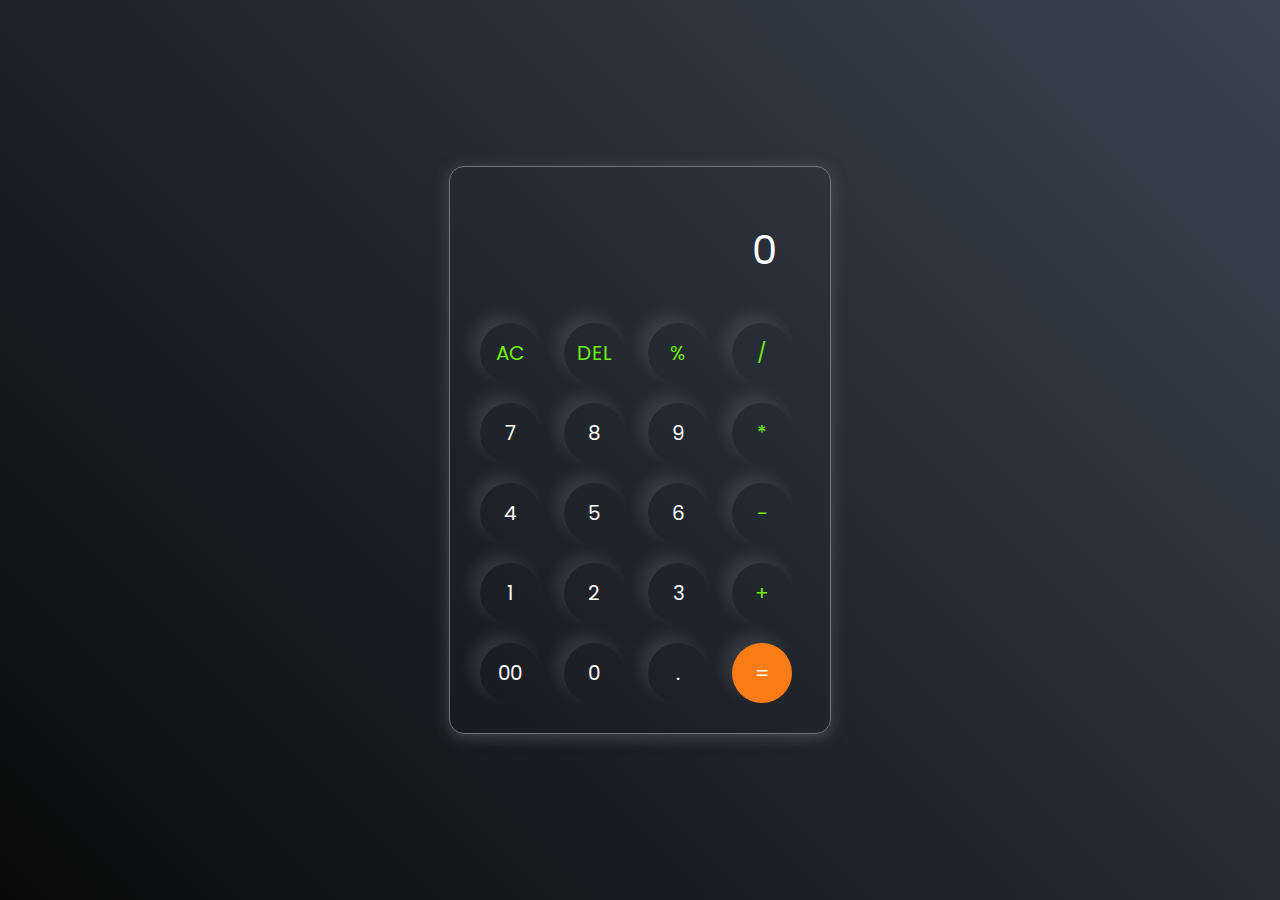
<file: calculator/index.html>
<!DOCTYPE html>
<html lang="en">
  <head>
    <meta charset="UTF-8" />
    <meta http-equiv="X-UA-Compatible" content="IE=edge" />
    <meta name="viewport" content="width=device-width, initial-scale=1.0" />
    <link rel="stylesheet" href="style.css" />
    <title>Calculator - By ASHU KUMARI</title>
  </head>
  <body>
    <div class="container">
      <div class="calculator">
        <input type="text" id="inputBox" placeholder="0" />
        <div>
          <button class="button operator">AC</button>
          <button class="button operator">DEL</button>
          <button class="button operator">%</button>
          <button class="button operator">/</button>
        </div>
        <div>
          <button class="button">7</button>
          <button class="button">8</button>
          <button class="button">9</button>
          <button class="button operator">*</button>
        </div>
        <div>
          <button class="button">4</button>
          <button class="button">5</button>
          <button class="button">6</button>
          <button class="button operator">-</button>
        </div>
        <div>
          <button class="button">1</button>
          <button class="button">2</button>
          <button class="button">3</button>
          <button class="button operator">+</button>
        </div>

        <div>
          <button class="button">00</button>
          <button class="button">0</button>
          <button class="button">.</button>
          <button class="button equalBtn">=</button>
        </div>
      </div>
    </div>

    <script src="script.js"></script>
  </body>
</html>
</file>
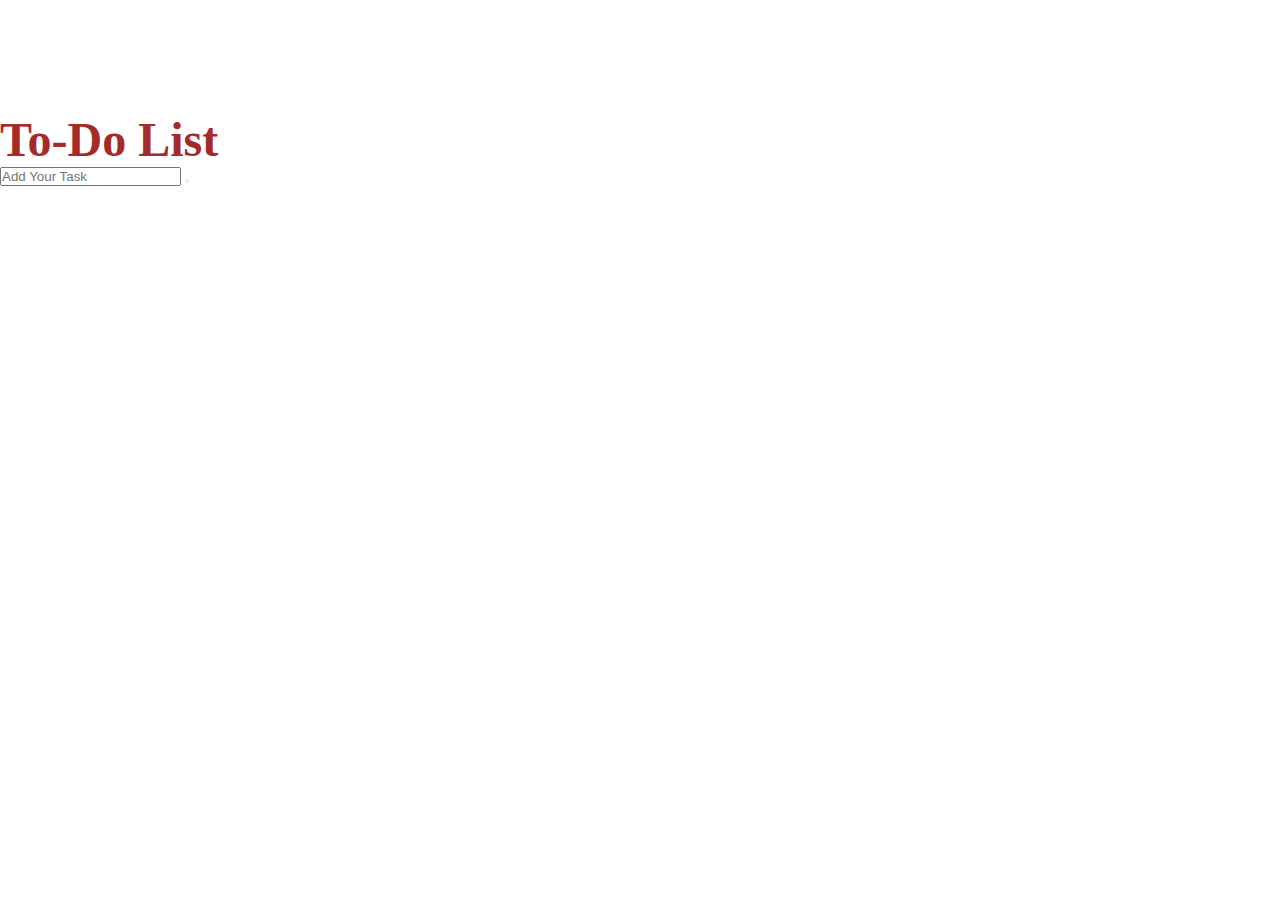
<file: to-do list/index.html>
<!doctype html>
<html lang="en">
  <head>
    <meta charset="utf-8">
    <meta name="viewport" content="width=device-width, initial-scale=1">
    <title>To Do List</title>
    <link href="https://cdn.jsdelivr.net/npm/bootstrap@5.3.0-alpha1/dist/css/bootstrap.min.css" rel="stylesheet" integrity="sha384-GLhlTQ8iRABdZLl6O3oVMWSktQOp6b7In1Zl3/Jr59b6EGGoI1aFkw7cmDA6j6gD" crossorigin="anonymous">
    <link rel="stylesheet" href="https://cdnjs.cloudflare.com/ajax/libs/font-awesome/6.3.0/css/all.min.css" integrity="sha512-SzlrxWUlpfuzQ+pcUCosxcglQRNAq/DZjVsC0lE40xsADsfeQoEypE+enwcOiGjk/bSuGGKHEyjSoQ1zVisanQ==" crossorigin="anonymous" referrerpolicy="no-referrer" />    
    <link href="style.css" rel="stylesheet">
</head>
  <body>
    
    <div class="container">
      <header id="main-header" class="bg-warning text-white p-4 mb-3">
          <div class="row">
            <div class="col-md-12">
                <h1 id="header-title">To-Do List </h1>
            </div>   
          </div>     
      </header>
        <div class="card">
            <div class="card-body">
                <div class="input-group mb-3">
                    <input type="text" 
                           class="form-control" 
                           id="inputField" 
                           placeholder="Add Your Task">
                    <button type="button" class="btn btn-primary" id="addToDo">
                      <i class="fa fa-add"></i></h1>
                    </button>
                </div>
                <div class="to-dos" id="toDoContainer">
                </div>
            </div>
        </div>
    </div>
    <script src="https://cdn.jsdelivr.net/npm/bootstrap@5.3.0-alpha1/dist/js/bootstrap.bundle.min.js" 
    integrity="sha384-w76AqPfDkMBDXo30jS1Sgez6pr3x5MlQ1ZAGC+nuZB+EYdgRZgiwxhTBTkF7CXvN" 
    crossorigin="anonymous"></script>
    <script src="script.js"></script>
  </body>
</html>
</file>
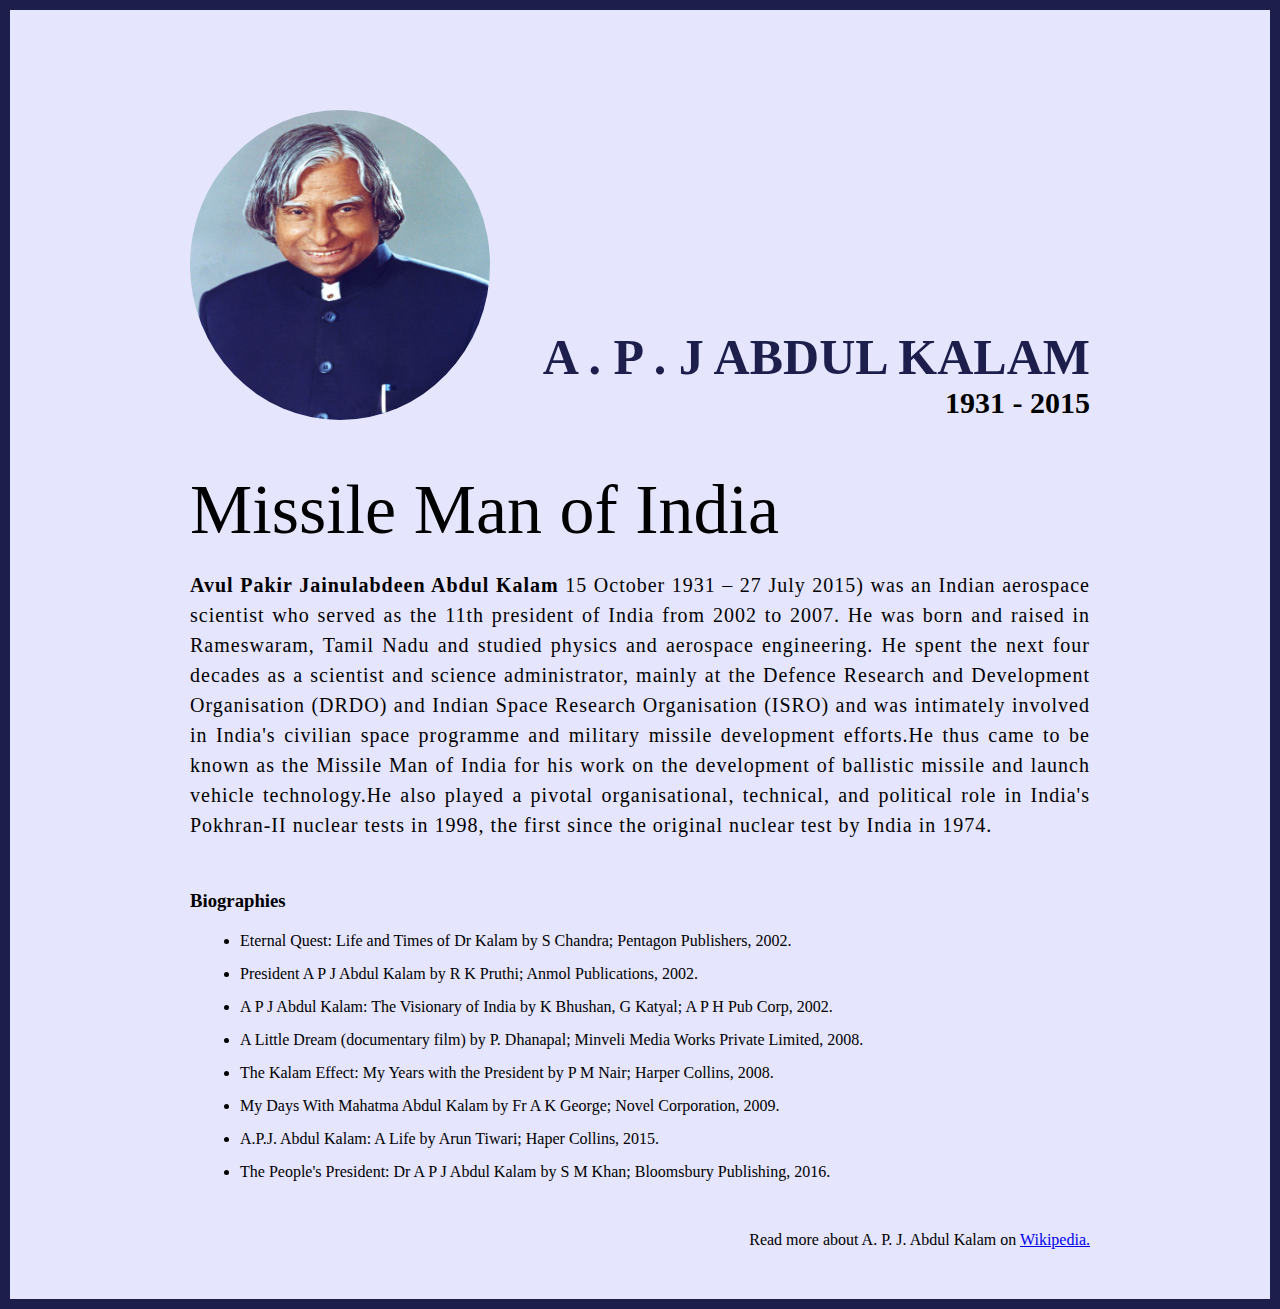
<file: Tribute Page/index.html>
<!DOCTYPE html>
<html lang="en">
  <head>
    <meta charset="UTF-8" />

    <meta http-equiv="X-UA-Compatible" content="IE=edge" />

    <meta name="viewport" content="width=device-width, initial-scale=1.0" />
    <title>The Tribute Website | A.P.J Abdul Kalam</title>
    <link rel="stylesheet" href="style.css" />
  </head>
  <body>
    <div class="container">
      <div class="content">
        <section class="top_section">
          <div class="image_container">
            <img src="apj.jpg" alt="tribute" />
          </div>
          <div>
            <h1>A . P . J Abdul Kalam</h1>
            <h4>1931 - 2015</h4>
          </div>
        </section>
        <section class="about_section">
          <h2>Missile Man of India</h2>
          <p>
            <b>Avul Pakir Jainulabdeen Abdul Kalam</b> 15 October 1931 – 27 July
            2015) was an Indian aerospace scientist who served as the 11th
            president of India from 2002 to 2007. He was born and raised in
            Rameswaram, Tamil Nadu and studied physics and aerospace
            engineering. He spent the next four decades as a scientist and
            science administrator, mainly at the Defence Research and
            Development Organisation (DRDO) and Indian Space Research
            Organisation (ISRO) and was intimately involved in India's civilian
            space programme and military missile development efforts.He thus
            came to be known as the Missile Man of India for his work on the
            development of ballistic missile and launch vehicle
            technology.He also played a pivotal organisational,
            technical, and political role in India's Pokhran-II nuclear tests in
            1998, the first since the original nuclear test by India in 1974.
          </p>
        </section>
        <section class="biography_section">
          <h3>Biographies</h3>
          <ul>
            <li>
              Eternal Quest: Life and Times of Dr Kalam by S Chandra; Pentagon
              Publishers, 2002.
            </li>
            <li>
              President A P J Abdul Kalam by R K Pruthi; Anmol Publications,
              2002.
            </li>
            <li>
              A P J Abdul Kalam: The Visionary of India by K Bhushan, G Katyal;
              A P H Pub Corp, 2002.
            </li>
            <li>
              A Little Dream (documentary film) by P. Dhanapal; Minveli Media
              Works Private Limited, 2008.
            </li>
            <li>
              The Kalam Effect: My Years with the President by P M Nair; Harper
              Collins, 2008.
            </li>
            <li>
              My Days With Mahatma Abdul Kalam by Fr A K George; Novel
              Corporation, 2009.
            </li>
            <li>
              A.P.J. Abdul Kalam: A Life by Arun Tiwari; Haper Collins, 2015.
            </li>
            <li>
              The People's President: Dr A P J Abdul Kalam by S M Khan;
              Bloomsbury Publishing, 2016.
            </li>
          </ul>
        </section>
        <footer>
          <p>
            Read more about A. P. J. Abdul Kalam on
            <a href="https://en.wikipedia.org/wiki/A._P._J._Abdul_Kalam"
              >Wikipedia.</a
            >
          </p>
        </footer>
      </div>
    </div>
  </body>
</html>
</file>
<file: calculator/style.css>
@import url('https://fonts.googleapis.com/css2?family=Poppins:wght@500&display=swap');

*{
    margin: 0;
    padding: 0;
    box-sizing: border-box;
    font-family: 'Poppins', sans-serif;
}

body{
    width: 100%;
    height: 100vh;
    display: flex;
    justify-content: center;
    align-items: center;
    background: linear-gradient(45deg, #0a0a0a, #3a4452);
}

.calculator{
    border: 1px solid #717377;
    padding: 20px;
    border-radius: 15px;
    background: transparent;
    box-shadow: 0px 3px 15px rgba(113, 115, 119, 0.5);

}

input{
    width: 320px;
    border: none;
    padding: 23px;
    margin: 10px;
    background: transparent;
    box-shadow: 0px 3px 15px rgbs(84, 84, 84, 0.1);
    font-size: 40px;
    text-align: right;
    cursor: pointer;
    color: #ffffff;
}

input::placeholder{
    color: #ffffff;
}

button{
    border: none;
    width: 60px;
    height: 60px;
    margin: 10px;
    border-radius: 50%;
    background: transparent;
    color: #ffffff;
    font-size: 20px;
    box-shadow: -8px -8px 15px rgba(255, 255, 255, 0.1);
    cursor: pointer;
}

.equalBtn{
    background-color: #fb7c14;
}

.operator{
    color: #6dee0a;
}
</file>
<file: to-do list/style.css>
*{
    padding: 0;
    margin: 0;
    box-sizing: border-box;
    font-family: cursive sans-serif ;
}
#main-header{
    border-radius: 5px;
}
#header-title{
    font-size: 3rem;
    font-weight: 600;
    color: brown;
}
.container{
    width:50%;
    margin-top: 7em;
}
@media screen and (max-width: 800px) {
    .container{
        width:70%;
    }
  }
@media screen and (max-width: 600px) {
    .container{
        width:80%;
    }
  }
@media screen and (max-width: 500px) {
    .container{
        width:99%;
        margin-top: 5em;
    }
  }

.item{
    display: flex;
    flex-direction: row;
    padding: 1rem ;
    border-bottom:4px solid rgb(249, 230, 146) ;
}

.content{
    display:1 1 0%;
    width:90%;
}
.item .content .text {
	font-size: 1.125rem;
	width: 100%;
    border-color: transparent;
}
.item .content .text:hover {
    cursor:context-menu;
}
.item .actions {
	display: flex;
}
.item .actions button {
	margin-left: 0.5rem;
	font-weight: 700;
    font-size:0.9rem;
    padding:2px 5px;
}
</file>
<file: Tribute Page/style.css>
* {
    margin: 0;
    padding: 0;
    box-sizing: border-box;
  }
  
  .container {
    background-color: #e5e5fd;
    min-height: 100vh;
    border: 10px solid #1d1e4c;
  }
  
  .content {
    max-width: 900px;
    margin: 0 auto;
  }
  .top_section {
    margin-top: 100px;
    display: flex;
    justify-content: space-between;
    align-items: flex-end;
  }
  .top_section h1 {
    font-size: 50px;
    font-weight: bold;
    color: #1d1e4c;
    text-transform: uppercase;
  }
  .top_section h4 {
    font-size: 30px;
    text-align: end;
  }
  
  .image_container {
    border-radius: 50%;
    overflow: hidden;
  }
  
  .image_container,
  img {
    width: 300px;
    height: 310px;
  }
  .about_section {
    margin-top: 50px;
  }
  .about_section h2 {
    font-size: 70px;
    font-weight: 400;
    margin-bottom: 20px;
  }
  .about_section p {
    font-size: 20px;
    line-height: 30px;
    letter-spacing: 1px;
    text-align: justify;
  }
  .biography_section {
    margin: 50px 0;
  }
  .biography_section h3 {
    margin-bottom: 20px;
  }
  .biography_section ul {
    margin-left: 50px;
  }
  .biography_section li {
    margin-bottom: 15px;
  }
  
  footer {
    margin: 50px 0;
  }
  footer p {
    text-align: end;
  }
</file>
